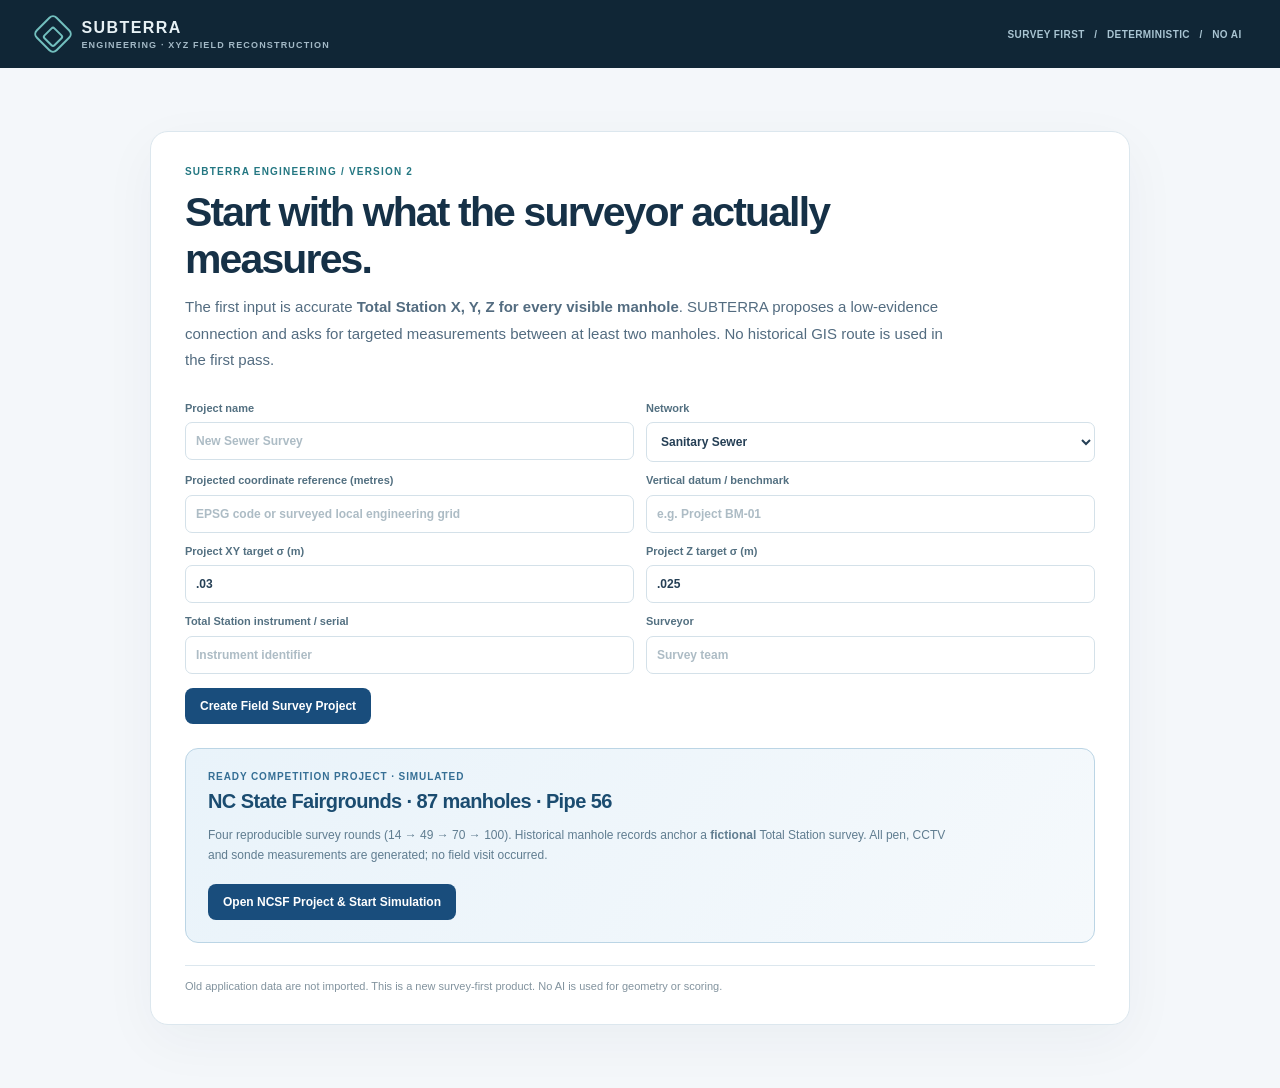
<file: index.html>
<!doctype html>
<html lang="en">
<head>
  <meta charset="utf-8"/>
  <meta name="viewport" content="width=device-width,initial-scale=1"/>
  <meta name="theme-color" content="#102636"/>
  <meta name="description" content="SUBTERRA — field-first deterministic XYZ sewer network reconstruction, survey confidence and adaptive verification."/>
  <title>SUBTERRA v2.1 — NCSF Field Survey Simulation</title>
  <link rel="stylesheet" href="v2.css?v=2.1"/>
</head>
<body>
  <div class="brandbar">
    <div class="brand"><div class="brand-mark" aria-hidden="true"></div><div>SUBTERRA<span>ENGINEERING · XYZ FIELD RECONSTRUCTION</span></div></div>
    <div class="brandbar-side">SURVEY FIRST &nbsp; / &nbsp; DETERMINISTIC &nbsp; / &nbsp; NO AI</div>
  </div>
  <div id="app" aria-live="polite">
    <main class="start"><h1>Loading field survey workspace…</h1></main>
  </div>
  <script src="v2-engine.js?v=2.1" defer></script>
  <script src="v2-app.js?v=2.1" defer></script>
</body>
</html>
</file>
<file: v2.css>
:root{--ink:#163147;--muted:#647d90;--stroke:#dce7ee;--canvas:#f4f8fa;--navy:#102638;--blue:#1a4b91;--radius:11px}
*{box-sizing:border-box}
html,body{margin:0;padding:0;min-height:100%;font-family:Inter,ui-sans-serif,-apple-system,BlinkMacSystemFont,"Segoe UI",Arial,sans-serif;color:var(--ink);background:#f4f7fa}
body{font-size:13px}
button,input,select{font:inherit}
button{cursor:pointer}button:focus-visible,input:focus-visible,select:focus-visible{outline:2px solid #4d82b8;outline-offset:2px}
.brandbar{background:#102636;color:#e7f1f5;min-height:68px;padding:13px clamp(18px,3vw,48px);display:flex;align-items:center;justify-content:space-between;gap:20px}
.brand{display:flex;align-items:center;gap:13px;letter-spacing:.09em;font-size:16px;font-weight:900}
.brand-mark{width:30px;height:30px;border:2px solid #72bfbe;transform:rotate(45deg);border-radius:6px;position:relative}
.brand-mark:after{content:"";width:12px;height:12px;position:absolute;left:7px;top:7px;border:2px solid #72bfbe;border-radius:3px}
.brand span:last-child{display:block;font-size:9px;font-weight:650;letter-spacing:.13em;color:#a3b9c6;margin-top:3px}
.brandbar-side{font-size:10px;letter-spacing:.04em;font-weight:700;color:#a9c4d2}
.start{width:min(980px,calc(100% - 32px));margin:7vh auto;padding:34px 34px 32px;background:#fff;border:1px solid var(--stroke);border-radius:18px;box-shadow:0 16px 55px #19344c0b}
.start h1{font-size:clamp(27px,3.2vw,41px);line-height:1.14;max-width:730px;letter-spacing:-.045em;margin:12px 0}
.start .intro{font-size:15px;color:#536c80;line-height:1.75;max-width:760px;margin:8px 0 28px}
.start-foot{margin-top:22px;padding-top:14px;color:#82939e;border-top:1px solid var(--stroke);font-size:11px}
.eyebrow{color:#247782;font-size:10px;font-weight:850;letter-spacing:.12em}
.app-header{padding:19px 32px 18px;background:#fff;border-bottom:1px solid var(--stroke);display:flex;align-items:center;justify-content:space-between;gap:20px;flex-wrap:wrap}
.app-header h1{font-size:24px;line-height:1.3;letter-spacing:-.03em;margin:4px 0}
.app-header p{margin:4px 0;color:#627e90;font-size:11px;letter-spacing:.02em}
.header-actions{display:flex;gap:10px;flex-wrap:wrap}
.file-control{position:relative;display:inline-flex;align-items:center;justify-content:center;border:1px solid #c2d3e0;padding:10px 13px;border-radius:8px;color:#315b72;font-weight:700;cursor:pointer;background:white}
.file-control input{position:absolute;inset:0;opacity:0;width:100%;cursor:pointer}
.workspace{display:grid;grid-template-columns:255px minmax(490px,1fr) 295px;min-height:calc(100vh - 155px)}
.confidence-wrapper{border-right:1px solid var(--stroke);background:#fff}
.confidence-col{position:sticky;top:0;padding:24px 17px;max-height:calc(100vh - 64px);overflow-y:auto}
.panel-head,.step{font-size:10px;font-weight:850;letter-spacing:.1em;color:#567f93}
.panel-head{border-bottom:1px solid var(--stroke);padding-bottom:14px}
.score-big{font-size:48px;font-weight:850;letter-spacing:-.065em;margin:14px 0 0;line-height:1}
.score-big span{font-size:15px;color:#8196a6;letter-spacing:0}
.score-sub{font-size:11px;color:#758c9c;margin:8px 0 12px}
.track{height:6px;border-radius:99px;background:#e8eff4;overflow:hidden}
.track i{display:block;height:100%;border-radius:99px;min-width:0}
.track-main{height:9px;margin-bottom:23px}
.metric-line{font-size:11px;color:#738a9a;display:flex;align-items:start;justify-content:space-between;gap:9px;padding:9px 0;border-bottom:1px solid #f0f4f6}
.metric-line b{font-size:11px;text-align:right;color:#304d63;max-width:105px;overflow-wrap:anywhere}
.confidence-col hr{border:0;border-top:1px solid #dde8ef;margin:15px 0}
.factors{display:flex;flex-direction:column;gap:12px}
.score-factor>div:first-child{display:flex;align-items:center;justify-content:space-between;gap:5px;margin-bottom:5px;color:#587386;font-size:10px}
.score-factor b{color:#24495d;font-size:10px;white-space:nowrap}
.technical-note{font-size:10px;color:#8195a2;line-height:1.6;margin:21px 0}
.side-actions{display:grid;gap:8px}
.accepted{border:1px solid #b9d2da;background:#f3f8fa;border-radius:9px;padding:12px;margin:8px 0}
.accepted strong{font-size:11px;letter-spacing:.02em}
.accepted p{margin:6px 0 0;font-size:11px;color:#456877}
.workspace-main{min-width:0;padding:20px clamp(14px,2vw,30px) 28px}
.map-panel{border:1px solid var(--stroke);border-radius:13px;background:#fff;overflow:hidden;box-shadow:0 8px 25px #102d4510}
.map-title{padding:16px 18px;display:flex;justify-content:space-between;align-items:center;gap:9px;flex-wrap:wrap;border-bottom:1px solid var(--stroke)}
.map-title strong{font-size:11px;letter-spacing:.07em;color:#2c546c}
.map-title span{font-size:10px;color:#7c929e}
.plan-svg{width:100%;display:block;max-height:390px;min-height:220px}
.map-empty{display:grid;place-items:center;height:230px;background:#f7fafb;color:#96a7b4}
.map-legend{padding:10px 16px;display:flex;justify-content:space-between;align-items:center;gap:10px;flex-wrap:wrap;color:#7991a1;font-size:10px;border-top:1px solid var(--stroke)}
.map-legend span:first-child{display:inline-flex;align-items:center;gap:8px}
.map-legend i{display:inline-block;width:40px;height:4px;border-radius:3px}
.tabs{display:flex;flex-wrap:wrap;gap:7px;margin:20px 0 0;border-bottom:1px solid var(--stroke);padding:0 0 8px}
.tabs button{padding:10px 13px;border:0;background:transparent;color:#6d8797;font-weight:750;border-radius:7px;font-size:11px}
.tabs button:hover{background:#e8f0f5}
.tabs button.active{background:#dfeef3;color:#214f65}
.block{background:#fff;border:1px solid var(--stroke);border-radius:13px;padding:23px;margin-top:15px;box-shadow:0 3px 15px #122e4308}
.block h2{font-size:19px;line-height:1.3;letter-spacing:-.025em;margin:8px 0}
.block h3{font-size:14px;color:#245773;border-top:1px solid #e7eff4;padding-top:18px;margin:24px 0 10px}
.muted{color:#71899a;line-height:1.65;font-size:12px;margin:9px 0 15px}
.form-panel{display:flex;flex-direction:column;align-items:start;gap:14px;margin:16px 0}
.form-grid{width:100%;display:grid;grid-template-columns:repeat(2,minmax(0,1fr));gap:11px 12px}
.form-grid.five{grid-template-columns:repeat(3,minmax(0,1fr))}
.form-field{display:flex;flex-direction:column;gap:6px;min-width:0;color:#537081;font-size:11px;font-weight:750}
.form-field>span{display:block;line-height:1.4}
.form-field input:not([type=checkbox]),.form-field select{min-width:0;width:100%;padding:11px 10px;border:1px solid #d4e1e9;border-radius:7px;color:#253f55;background:#fff;font-size:12px}
.form-field input::placeholder{color:#adbcc5}
.form-field select{cursor:pointer}
.check-field{display:flex!important;flex-direction:row;gap:8px;align-items:center;padding:8px 0;color:#587284}
.check-field input{width:17px;height:17px}
.btn{border:1px solid transparent;display:inline-flex;justify-content:center;align-items:center;text-align:center;background:#194d7c;color:white;padding:10px 14px;border-radius:8px;font-weight:750;font-size:12px;line-height:1.2;min-height:36px}
.btn:hover{filter:brightness(1.12)}
.btn.secondary{background:#f7fafc;border-color:#cddde7;color:#2f657e}
.btn.subtle{background:transparent;border-color:transparent;color:#71899a}
.btn.small{min-height:30px;font-size:10px;padding:7px 10px}
.table-scroll{width:100%;overflow:auto;margin:17px 0 20px;border:1px solid var(--stroke);border-radius:9px}
table{width:100%;border-collapse:collapse;font-size:11px}
th{font-size:10px;color:#71899d;letter-spacing:.03em;background:#f6f9fb;text-align:left}
td,th{padding:12px 11px;border-bottom:1px solid #eaf0f4;vertical-align:top}
tbody tr:last-child td{border-bottom:0}
td strong{color:#244b62}
td small{display:block;color:#8a9ba9;line-height:1.5;margin-top:3px}
.step-note{background:#f1f6fa;border-left:3px solid #4b7b9e;border-radius:6px;color:#476b7e;padding:13px;margin:12px 0 18px;font-size:11px;line-height:1.6}
.opening-list{display:grid;grid-template-columns:1fr 1fr;gap:12px}
.opening-group{border:1px solid var(--stroke);padding:13px;border-radius:10px}
.opening-group-head{display:flex;justify-content:space-between;gap:9px;align-items:center}
.opening-group-head small{color:#8c9ba7;font-size:10px}
.opening-pills{display:flex;flex-wrap:wrap;gap:5px;margin:10px 0}
.opening-pills span{padding:5px 7px;background:#e9f0f5;border-radius:6px;font-size:10px;color:#466478}
.opening-pills small{color:#92a4af}
.caution{background:#fff9ed;border-left:3px solid #caa16d;color:#796648;padding:12px;line-height:1.6;font-size:11px;border-radius:4px}
.next-footer{display:flex;flex-wrap:wrap;gap:9px;margin:16px 0}
.catalog-table{max-height:460px}
.catalog-table table{min-width:660px}
.rounds{display:grid;gap:9px}
.round-card{border:1px solid var(--stroke);background:#f8fbfd;padding:13px;border-radius:8px;display:grid;grid-template-columns:1fr 1fr;gap:4px 8px}
.round-card span{color:#7e95a1;text-align:right;font-size:10px}
.round-card strong{color:#225d86;font-size:19px}
.round-card small{font-size:10px;color:#667d8b;text-align:right;align-self:end}
.tasks-wrapper{background:#f9fbfc;border-left:1px solid var(--stroke);padding:20px 14px}
.tasks{position:sticky;top:13px;padding:18px;margin:0;box-shadow:none}
.tasks h2{font-size:17px}
.tasks .muted{font-size:11px}
.task-list{display:grid;gap:14px;margin:20px 0}
.task{display:flex;gap:10px;align-items:start;border-bottom:1px solid #e7eef3;padding-bottom:11px}
.task-index{font-size:11px;color:#4c829f;letter-spacing:.08em;font-weight:850;margin-top:2px}
.task strong{font-size:11px;color:#345769;line-height:1.5;display:block}
.task small{font-size:10px;color:#8c9ca8;display:block;line-height:1.5;margin-top:4px}
.tasks .btn{width:100%;margin:5px 0}
.footnote{font-size:10px;color:#90a1ab;line-height:1.5;margin-top:10px}
.application-footer{font-size:10px;color:#8299a8;line-height:1.6;text-align:center;margin:18px 8px 0}
.notification{position:fixed;z-index:100;bottom:24px;left:50%;transform:translateX(-50%);width:min(580px,calc(100% - 25px));color:#f4faff;background:#143c57;padding:13px 18px;border-radius:9px;font-size:12px;line-height:1.5;box-shadow:0 14px 35px #102d4360}
.notification[hidden]{display:none}
@media(max-width:1320px){.workspace{grid-template-columns:215px minmax(450px,1fr)}.tasks-wrapper{grid-column:1/-1;border-left:none;border-top:1px solid var(--stroke)}.tasks{position:static}.confidence-col{padding:18px 13px}}
@media(max-width:840px){.workspace{grid-template-columns:1fr}.confidence-wrapper{border-right:0;border-bottom:1px solid var(--stroke)}.confidence-col{position:static;max-height:none}.factors{display:grid;grid-template-columns:repeat(2,minmax(0,1fr))}.workspace-main{padding:15px}.tasks-wrapper{grid-column:1}.start{margin:25px auto;padding:23px}.app-header{padding:16px}.opening-list{grid-template-columns:1fr}}
@media(max-width:540px){.brandbar{padding:10px 15px;min-height:60px}.brandbar-side{display:none}.form-grid,.form-grid.five{grid-template-columns:1fr}.factors{grid-template-columns:1fr}.block{padding:16px}.app-header h1{font-size:19px}.tabs{gap:3px}.tabs button{font-size:10px;padding:9px 8px}.score-big{font-size:40px}}

.station-import{display:flex;align-items:center;gap:12px;flex-wrap:wrap;border:1px dashed #bfd3df;background:#f8fbfc;border-radius:9px;padding:12px;margin:4px 0 17px}
.station-import small{flex-basis:100%;font-size:10px;color:#8499a7;line-height:1.4}
.sample-link{font-size:11px;font-weight:700;color:#2a6688;text-decoration:underline}

/* NCSF simulated competition project controls */
.demo-cta{margin-top:24px;padding:22px;background:linear-gradient(125deg,#e9f3fa,#f5f9fc);border:1px solid #bbd5e5;border-radius:13px}
.demo-cta h2{font-size:20px;color:#1b4c70;letter-spacing:-.03em;margin:8px 0}
.demo-cta p{font-size:12px;line-height:1.7;color:#607d90;max-width:750px}
.demo-cta .btn{margin-top:6px}
.demo-label{font-size:10px;font-weight:900;color:#366f95;letter-spacing:.09em}
.sim-banner{display:flex;align-items:center;gap:18px;justify-content:space-between;padding:13px 28px;border-bottom:2px solid #ddb576;background:#fff6e5;color:#875d21;line-height:1.5}
.sim-banner strong{font-size:12px;white-space:nowrap}
.sim-banner span{font-size:11px;max-width:850px}
.sim-score-alert{background:#fff7e9;border-left:3px solid #c58a34;border-radius:6px;padding:11px;font-size:11px;line-height:1.5;color:#8d5c21;margin-top:15px}
.demo-next{padding:12px;background:#edf5fa;border-radius:10px;border:1px solid #b6d6e7;margin:-2px 0 18px;display:flex;flex-direction:column;gap:9px}
.demo-next b{font-size:11px;color:#316a8e;letter-spacing:.03em}
.demo-next p{font-size:10px;color:#62879b;line-height:1.5;margin:0}
.demo-next .btn{margin:0}
.sim-finished{background:#fff7e8;color:#8a621b;padding:10px;border-radius:7px;font-size:11px;line-height:1.5}
.demo-round-buttons{display:flex;gap:7px;flex-wrap:wrap;padding:14px;background:#f1f7fa;border:1px solid #d4e4eb;border-radius:10px;margin:16px 0}
.demo-round-buttons h3,.demo-round-buttons p{flex-basis:100%;border:0!important;padding:0!important;margin:3px 0!important}
.demo-round-buttons .btn{font-size:11px}
.historical-review,.historical-result{margin:16px 0;padding:17px;border:1px solid #c9dce6;background:#f5fafc;border-radius:9px}
.historical-result{background:#fff9ed;border-color:#e7d6b1;font-size:12px;line-height:1.9;color:#765b35}
.historical-result b{font-size:11px}
.historical-result p{color:#856d50;font-size:10px;line-height:1.5}
@media(max-width:960px){.sim-banner{align-items:start;flex-direction:column;gap:5px;padding:12px 16px}}
@media(max-width:500px){.demo-cta{padding:15px}.demo-round-buttons{flex-direction:column}.demo-round-buttons .btn{width:100%}}
</file>
